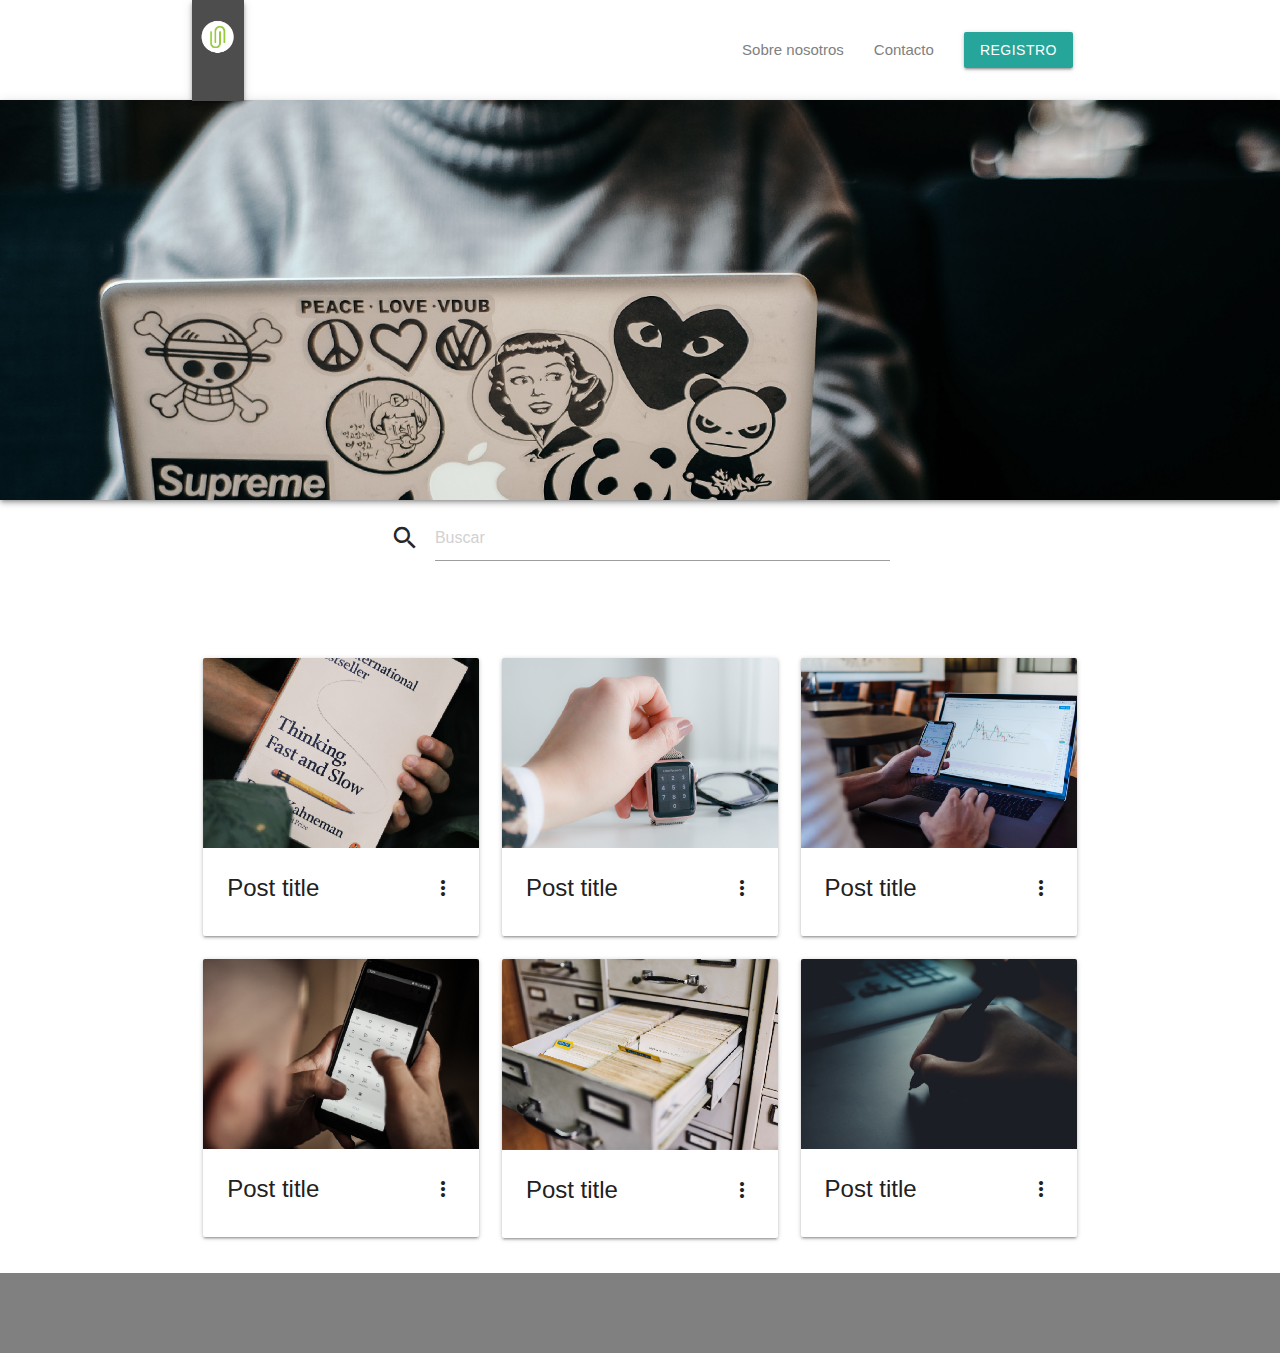
<file: index.html>
<!DOCTYPE html>
<html lang="es">
<head>
    <meta charset="UTF-8">
    <meta name="viewport" content="width=device-width, initial-scale=1.0">
    <link href="https://fonts.googleapis.com/icon?family=Material+Icons" rel="stylesheet">
    <link rel="stylesheet" href="https://cdnjs.cloudflare.com/ajax/libs/materialize/1.0.0/css/materialize.min.css">
    <link rel="stylesheet" href="css/main.css">
    <title>Planet News</title>
</head>
<body>
    <header>
        <nav class="container">
            <a href="index.html" class="brand-logo">
                <img class="responsive-img z-depth-2" src="assets/img/Logo.jpg" alt="Logo de Planet News">
            </a>
            <ul class="right valign-wrapper">
                <li><a href="#">Sobre nosotros</a></li>
                <li><a href="#">Contacto</a></li>
                <li><a class="btn" href="registro.html">Registro</a></li>
            </ul>
        </nav>
        <section class="header-main-pic z-depth-2"></section>
    </header>
    <main class="container">
        <section>
            <div class="section">
                <div class="row">
                    <div class="col m7 input-field input-container">
                        <i class="material-icons prefix">search</i>
                        <input id="search" type="text" placeholder="Buscar">
                    </div>
                </div>
            </div>
        </section>
        <section>
            <div class="row">
                <article class="col s12 m6 l4">
                    <div class="card">
                        <div class="card-image waves-effect waves-block waves-light">
                            <img class="activator" src="assets/img/card1.jpg" alt="Imagen de la noticia">
                        </div>
                        <div class="card-content">
                            <span class="card-title grey-text text-darken-4 activator">Post title<i class="material-icons right">more_vert</i></span>
                        </div>
                        <div class="card-reveal">
                            <span class="card-title grey-text text-darken-4 activator">Post title<i class="material-icons right">close</i></span>
                            <p>Here is some more information about this product that is only revealed once clicked on.</p>
                            <a class="waves-effect waves-teal btn-flat teal lighten-5 right" href="post.html">Ir</a>
                        </div>
                    </div>
                </article>
                <article class="col s12 m6 l4">
                    <div class="card">
                        <div class="card-image waves-effect waves-block waves-light">
                            <img class="activator" src="assets/img/card2.jpg" alt="Imagen de la noticia">
                        </div>
                        <div class="card-content">
                            <span class="card-title grey-text text-darken-4 activator">Post title<i class="material-icons right">more_vert</i></span>
                        </div>
                        <div class="card-reveal">
                            <span class="card-title grey-text text-darken-4 activator">Post title<i class="material-icons right">close</i></span>
                            <p>Here is some more information about this product that is only revealed once clicked on.</p>
                            <a class="waves-effect waves-teal btn-flat teal lighten-5 right" href="post.html">Ir</a>
                        </div>
                    </div>
                </article>
                <article class="col s12 m6 l4">
                    <div class="card">
                        <div class="card-image waves-effect waves-block waves-light">
                            <img class="activator" src="assets/img/card3.jpg" alt="Imagen de la noticia">
                        </div>
                        <div class="card-content">
                            <span class="card-title grey-text text-darken-4 activator">Post title<i class="material-icons right">more_vert</i></span>
                        </div>
                        <div class="card-reveal">
                            <span class="card-title grey-text text-darken-4 activator">Post title<i class="material-icons right">close</i></span>
                            <p>Here is some more information about this product that is only revealed once clicked on.</p>
                            <a class="waves-effect waves-teal btn-flat teal lighten-5 right" href="post.html">Ir</a>
                        </div>
                    </div>
                </article>
                <article class="col s12 m6 l4">
                    <div class="card">
                        <div class="card-image waves-effect waves-block waves-light">
                            <img class="activator" src="assets/img/card4.jpg" alt="Imagen de la noticia">
                        </div>
                        <div class="card-content">
                            <span class="card-title grey-text text-darken-4 activator">Post title<i class="material-icons right">more_vert</i></span>
                        </div>
                        <div class="card-reveal">
                            <span class="card-title grey-text text-darken-4 activator">Post title<i class="material-icons right">close</i></span>
                            <p>Here is some more information about this product that is only revealed once clicked on.</p>
                            <a class="waves-effect waves-teal btn-flat teal lighten-5 right" href="post.html">Ir</a>
                        </div>
                    </div>
                </article>
                <article class="col s12 m6 l4">
                    <div class="card">
                        <div class="card-image waves-effect waves-block waves-light">
                            <img class="activator" src="assets/img/card5.jpg" alt="Imagen de la noticia">
                        </div>
                        <div class="card-content">
                            <span class="card-title grey-text text-darken-4 activator">Post title<i class="material-icons right">more_vert</i></span>
                        </div>
                        <div class="card-reveal">
                            <span class="card-title grey-text text-darken-4 activator">Post title<i class="material-icons right">close</i></span>
                            <p>Here is some more information about this product that is only revealed once clicked on.</p>
                            <a class="waves-effect waves-teal btn-flat teal lighten-5 right" href="post.html">Ir</a>
                        </div>
                    </div>
                </article>
                <article class="col s12 m6 l4">
                    <div class="card">
                        <div class="card-image waves-effect waves-block waves-light">
                            <img class="activator" src="assets/img/card6.jpg" alt="Imagen de la noticia">
                        </div>
                        <div class="card-content">
                            <span class="card-title grey-text text-darken-4 activator">Post title<i class="material-icons right">more_vert</i></span>
                        </div>
                        <div class="card-reveal">
                            <span class="card-title grey-text text-darken-4 activator">Post title<i class="material-icons right">close</i></span>
                            <p>Here is some more information about this product that is only revealed once clicked on.</p>
                            <a class="waves-effect waves-teal btn-flat teal lighten-5 right" href="post.html">Ir</a>
                        </div>
                    </div>
                </article>
            </div>
        </section>
    </main>
    <footer class="page-footer"></footer>
    <script src="https://cdnjs.cloudflare.com/ajax/libs/materialize/1.0.0/js/materialize.min.js"></script>
</body>
</html>
</file>
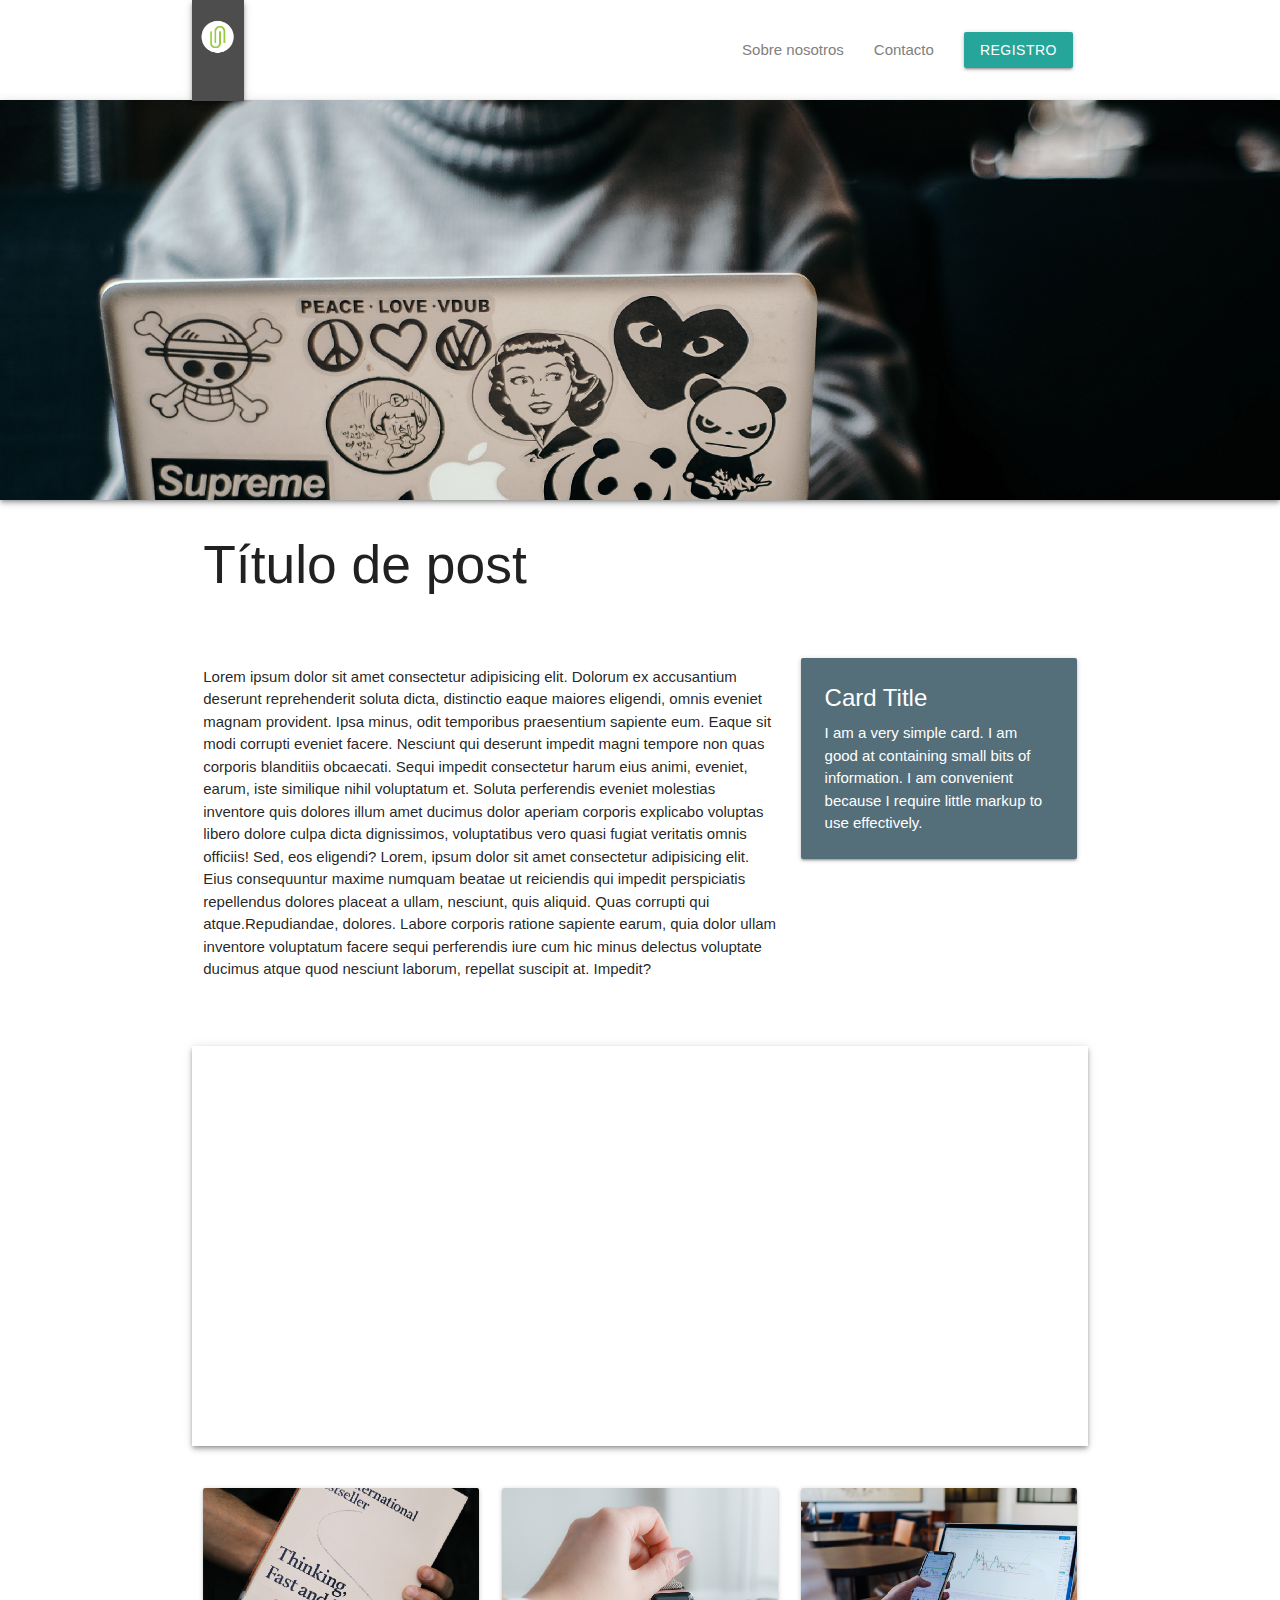
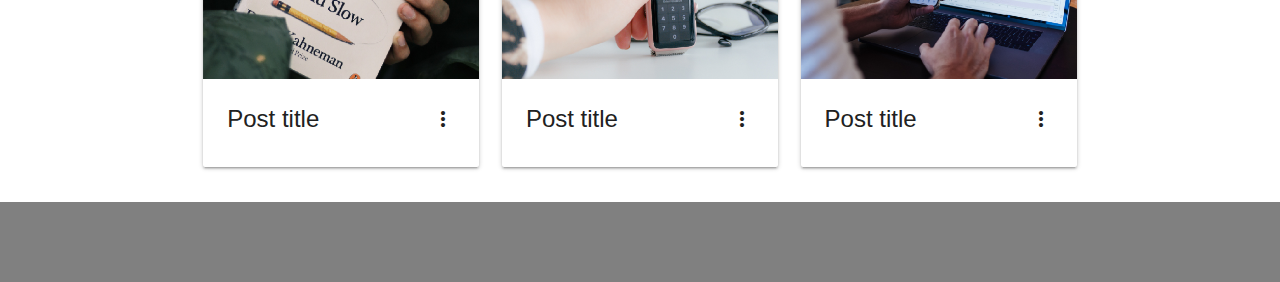
<file: post.html>
<!DOCTYPE html>
<html lang="es">
<head>
    <meta charset="UTF-8">
    <meta name="viewport" content="width=device-width, initial-scale=1.0">
    <link href="https://fonts.googleapis.com/icon?family=Material+Icons" rel="stylesheet">
    <link rel="stylesheet" href="https://cdnjs.cloudflare.com/ajax/libs/materialize/1.0.0/css/materialize.min.css">
    <link rel="stylesheet" href="css/main.css">
    <title>Planet News</title>
</head>
<body>
    <header>
        <nav class="container">
            <a href="index.html" class="brand-logo">
                <img class="responsive-img z-depth-2" src="assets/img/Logo.jpg" alt="Logo de Planet News">
            </a>
            <ul class="right valign-wrapper">
                <li><a href="#">Sobre nosotros</a></li>
                <li><a href="#">Contacto</a></li>
                <li><a class="btn" href="registro.html">Registro</a></li>
            </ul>
        </nav>
        <section class="header-main-pic z-depth-2"></section>
    </header>
    <main class="container">
        <section>
            <div class="row">
                <div class="col s12">
                    <h2>Título de post</h2>
                </div>
            </div>
        </section>
        <section class="section">
            <div class="row">
                <div class="col m8">
                    <p>
                        Lorem ipsum dolor sit amet consectetur adipisicing elit. Dolorum ex accusantium deserunt reprehenderit soluta dicta, distinctio eaque maiores eligendi, omnis eveniet magnam provident. Ipsa minus, odit temporibus praesentium sapiente eum.
                        Eaque sit modi corrupti eveniet facere. Nesciunt qui deserunt impedit magni tempore non quas corporis blanditiis obcaecati. Sequi impedit consectetur harum eius animi, eveniet, earum, iste similique nihil voluptatum et.
                        Soluta perferendis eveniet molestias inventore quis dolores illum amet ducimus dolor aperiam corporis explicabo voluptas libero dolore culpa dicta dignissimos, voluptatibus vero quasi fugiat veritatis omnis officiis! Sed, eos eligendi?
                        Lorem, ipsum dolor sit amet consectetur adipisicing elit. Eius consequuntur maxime numquam beatae ut reiciendis qui impedit perspiciatis repellendus dolores placeat a ullam, nesciunt, quis aliquid. Quas corrupti qui atque.Repudiandae, dolores. Labore corporis ratione sapiente earum, quia dolor ullam inventore voluptatum facere sequi perferendis iure cum hic minus delectus voluptate ducimus atque quod nesciunt laborum, repellat suscipit at. Impedit?
                    </p>
                </div>
                <div class="col m4">
                    <div class="card blue-grey darken-1">
                        <div class="card-content white-text">
                            <span class="card-title">Card Title</span>
                            <p>I am a very simple card. I am good at  containing small bits of information.
                            I am convenient because I require little  markup to use effectively.
                            </p>
                        </div>
                    </div>
                </div>
            </div>
        </section>
        <section class="section">
            <div class="row">
                <div class="post-pic z-depth-2"></div>
            </div>
        </section>
        <section>
            <div class="row">
                <article class="col s12 m6 l4">
                    <div class="card">
                        <div class="card-image waves-effect waves-block waves-light">
                            <img class="activator" src="assets/img/card1.jpg" alt="Imagen de la noticia">
                        </div>
                        <div class="card-content">
                            <span class="card-title grey-text text-darken-4 activator">Post title<i class="material-icons right">more_vert</i></span>
                        </div>
                        <div class="card-reveal">
                            <span class="card-title grey-text text-darken-4 activator">Post title<i class="material-icons right">close</i></span>
                            <p>Here is some more information about this product that is only revealed once clicked on.</p>
                            <a class="waves-effect waves-teal btn-flat teal lighten-5 right" href="post.html">Ir</a>
                        </div>
                    </div>
                </article>
                <article class="col s12 m6 l4">
                    <div class="card">
                        <div class="card-image waves-effect waves-block waves-light">
                            <img class="activator" src="assets/img/card2.jpg" alt="Imagen de la noticia">
                        </div>
                        <div class="card-content">
                            <span class="card-title grey-text text-darken-4 activator">Post title<i class="material-icons right">more_vert</i></span>
                        </div>
                        <div class="card-reveal">
                            <span class="card-title grey-text text-darken-4 activator">Post title<i class="material-icons right">close</i></span>
                            <p>Here is some more information about this product that is only revealed once clicked on.</p>
                            <a class="waves-effect waves-teal btn-flat teal lighten-5 right" href="post.html">Ir</a>
                        </div>
                    </div>
                </article>
                <article class="col s12 m6 l4">
                    <div class="card">
                        <div class="card-image waves-effect waves-block waves-light">
                            <img class="activator" src="assets/img/card3.jpg" alt="Imagen de la noticia">
                        </div>
                        <div class="card-content">
                            <span class="card-title grey-text text-darken-4 activator">Post title<i class="material-icons right">more_vert</i></span>
                        </div>
                        <div class="card-reveal">
                            <span class="card-title grey-text text-darken-4 activator">Post title<i class="material-icons right">close</i></span>
                            <p>Here is some more information about this product that is only revealed once clicked on.</p>
                            <a class="waves-effect waves-teal btn-flat teal lighten-5 right" href="post.html">Ir</a>
                        </div>
                    </div>
                </article>
            </div>
        </section>
    </main>
    <footer class="page-footer"></footer>
    <script src="https://cdnjs.cloudflare.com/ajax/libs/materialize/1.0.0/js/materialize.min.js"></script>
</body>
</html>
</file>
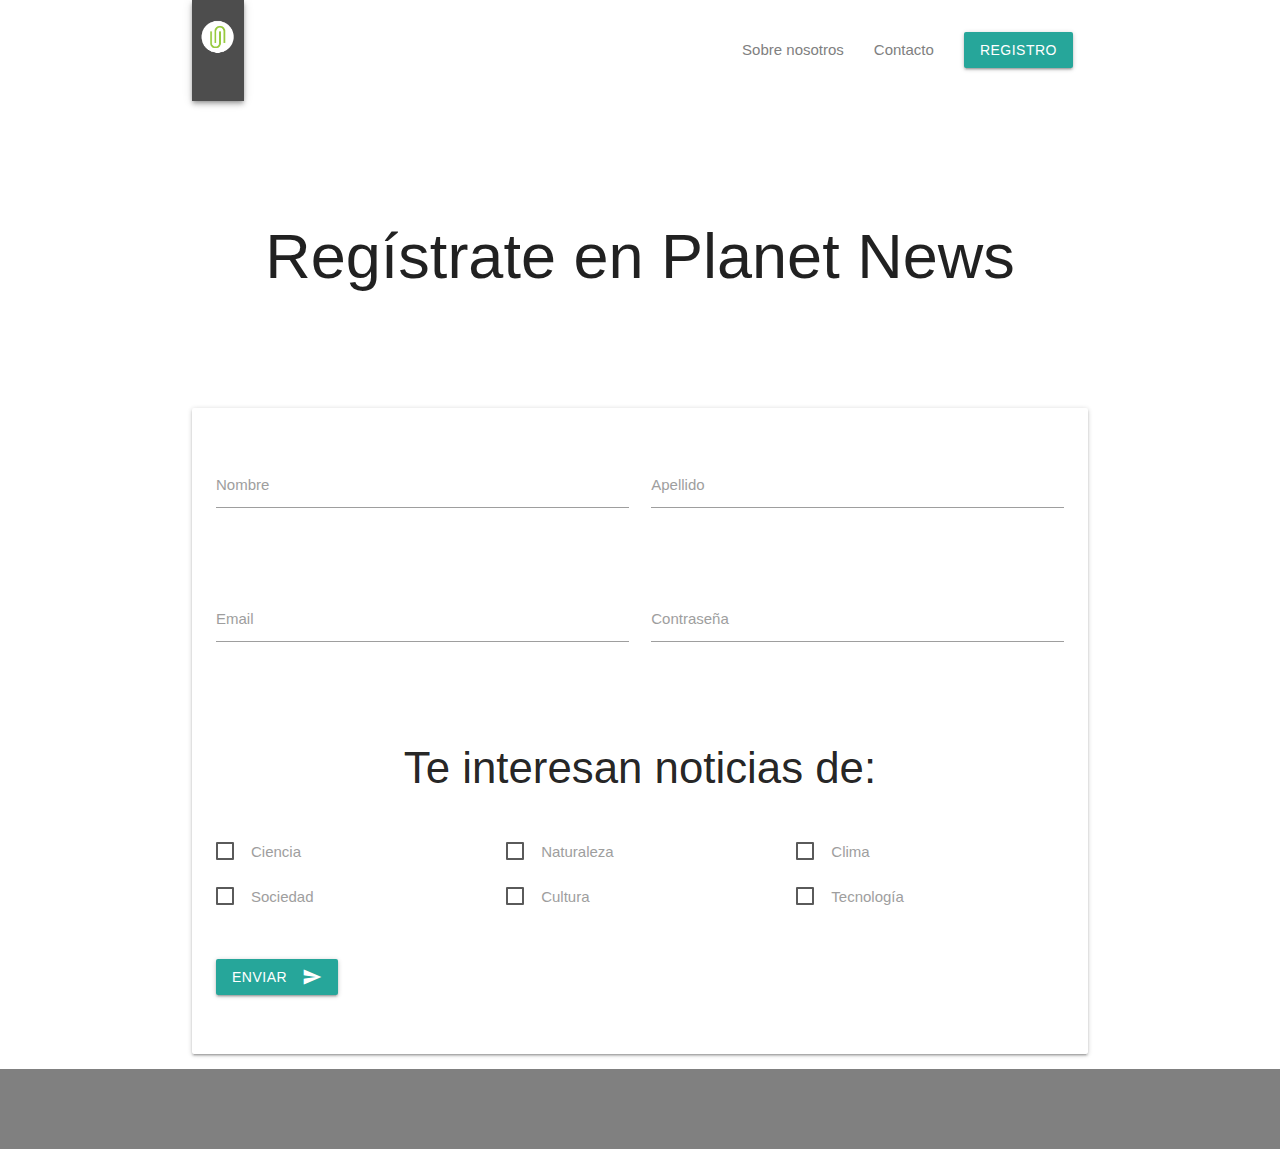
<file: registro.html>
<!DOCTYPE html>
<html lang="es">
<head>
    <meta charset="UTF-8">
    <meta name="viewport" content="width=device-width, initial-scale=1.0">
    <link href="https://fonts.googleapis.com/icon?family=Material+Icons" rel="stylesheet">
    <link rel="stylesheet" href="https://cdnjs.cloudflare.com/ajax/libs/materialize/1.0.0/css/materialize.min.css">
    <link rel="stylesheet" href="css/main.css">
    <title>Planet News</title>
</head>
<body>
    <header class="registro-header">
        <nav class="container">
            <a href="index.html" class="brand-logo">
                <img class="responsive-img z-depth-2" src="assets/img/Logo.jpg" alt="Logo de Planet News">
            </a>
            <ul class="right valign-wrapper">
                <li><a href="#">Sobre nosotros</a></li>
                <li><a href="#">Contacto</a></li>
                <li><a class="btn" href="registro.html">Registro</a></li>
            </ul>
        </nav>
        <section class="container">
            <div class="row registro-titulo">
                <div class="col s12">
                    <h1 class="center-align">Regístrate en Planet News</h1>
                </div>
            </div>
        </section>
    </header>
    <main class="container">
        <div class="col s12">
            <div class="card-panel">
                <form action="">
                    <div class="row section">
                        <div class="col s12 m6 input-field">
                            <input id="first-name" type="text" class="validate">
                            <label for="first-name">Nombre</label>
                        </div>
                        <div class="col s12 m6 input-field">
                            <input id="last-name" type="text" class="validate">
                            <label for="last-name">Apellido</label>
                        </div>
                    </div>
                    <div class="row section">
                        <div class="col s12 m6 input-field">
                            <input id="email" type="email" class="validate">
                            <label for="email">Email</label>
                        </div>
                        <div class="col s12 m6 input-field">
                            <input id="password" type="password" class="validate">
                            <label for="password">Contraseña</label>
                        </div>
                    </div>
                    <div class="section">
                        <h3 class="center-align">Te interesan noticias de:</h3>
                    </div>
                    <div class="section">
                        <div class="row">
                            <label class="col s12 m4">
                                <input type="checkbox">
                                <span>Ciencia</span>
                            </label>
                            <label class="col s12 m4">
                                <input type="checkbox">
                                <span>Naturaleza</span>
                            </label>
                            <label class="col s12 m4">
                                <input type="checkbox">
                                <span>Clima</span>
                            </label>
                        </div>
                        <div class="row">
                            <label class="col s12 m4">
                                <input type="checkbox">
                                <span>Sociedad</span>
                            </label>
                            <label class="col s12 m4">
                                <input type="checkbox">
                                <span>Cultura</span>
                            </label>
                            <label class="col s12 m4">
                                <input type="checkbox">
                                <span>Tecnología</span>
                            </label>
                        </div>
                    </div>
                    <div class="section">
                        <div class="row">
                            <div class="col s12">
                                <button class="btn waves-effect waves-light">
                                    Enviar
                                    <i class="material-icons right">send</i>
                                </button>
                            </div>
                        </div>
                    </div>
                </form>
            </div>
        </div>
    </main>
    <footer class="page-footer"></footer>
    <script src="https://cdnjs.cloudflare.com/ajax/libs/materialize/1.0.0/js/materialize.min.js"></script>
</body>
</html>
</file>
<file: css/main.css>
body{
    margin: 0;
    padding: 0;
    display: flex;
    min-height: 100vh;
    flex-direction: column;
}

header{
    height: 500px;
}

header nav{
    height: 100px;
    background: white;
    box-shadow: none;
}

nav .brand-logo{
    height: 100px;
    left: 15%;
}

nav .brand-logo img{
    width: 52px;
}

header nav ul{
    height: 100px;
}

header ul a{
    color: grey;
}

.header-main-pic{
    width: 100%;
    height: 400px;
    background-image: url('../assets/img/Banner.jpg');
    background-repeat: no-repeat;
    background-position: center;
    background-size: cover;
}

.input-field.input-container{
    height: 100px;
    float: none;
    margin: 0 auto;
}

footer.page-footer{
    height: 80px;
    background: grey;
}

/* Post */

.post-pic{
    width: 100%;
    height: 400px;
    background-image: url('https://picsum.photos/1000/400');
    background-repeat: no-repeat;
    background-position: center;
    background-size: cover;
}

/* Registro */

.registro-header{
    height: 400px;
}

.registro-titulo{
    margin-top: 80px;
}
</file>
